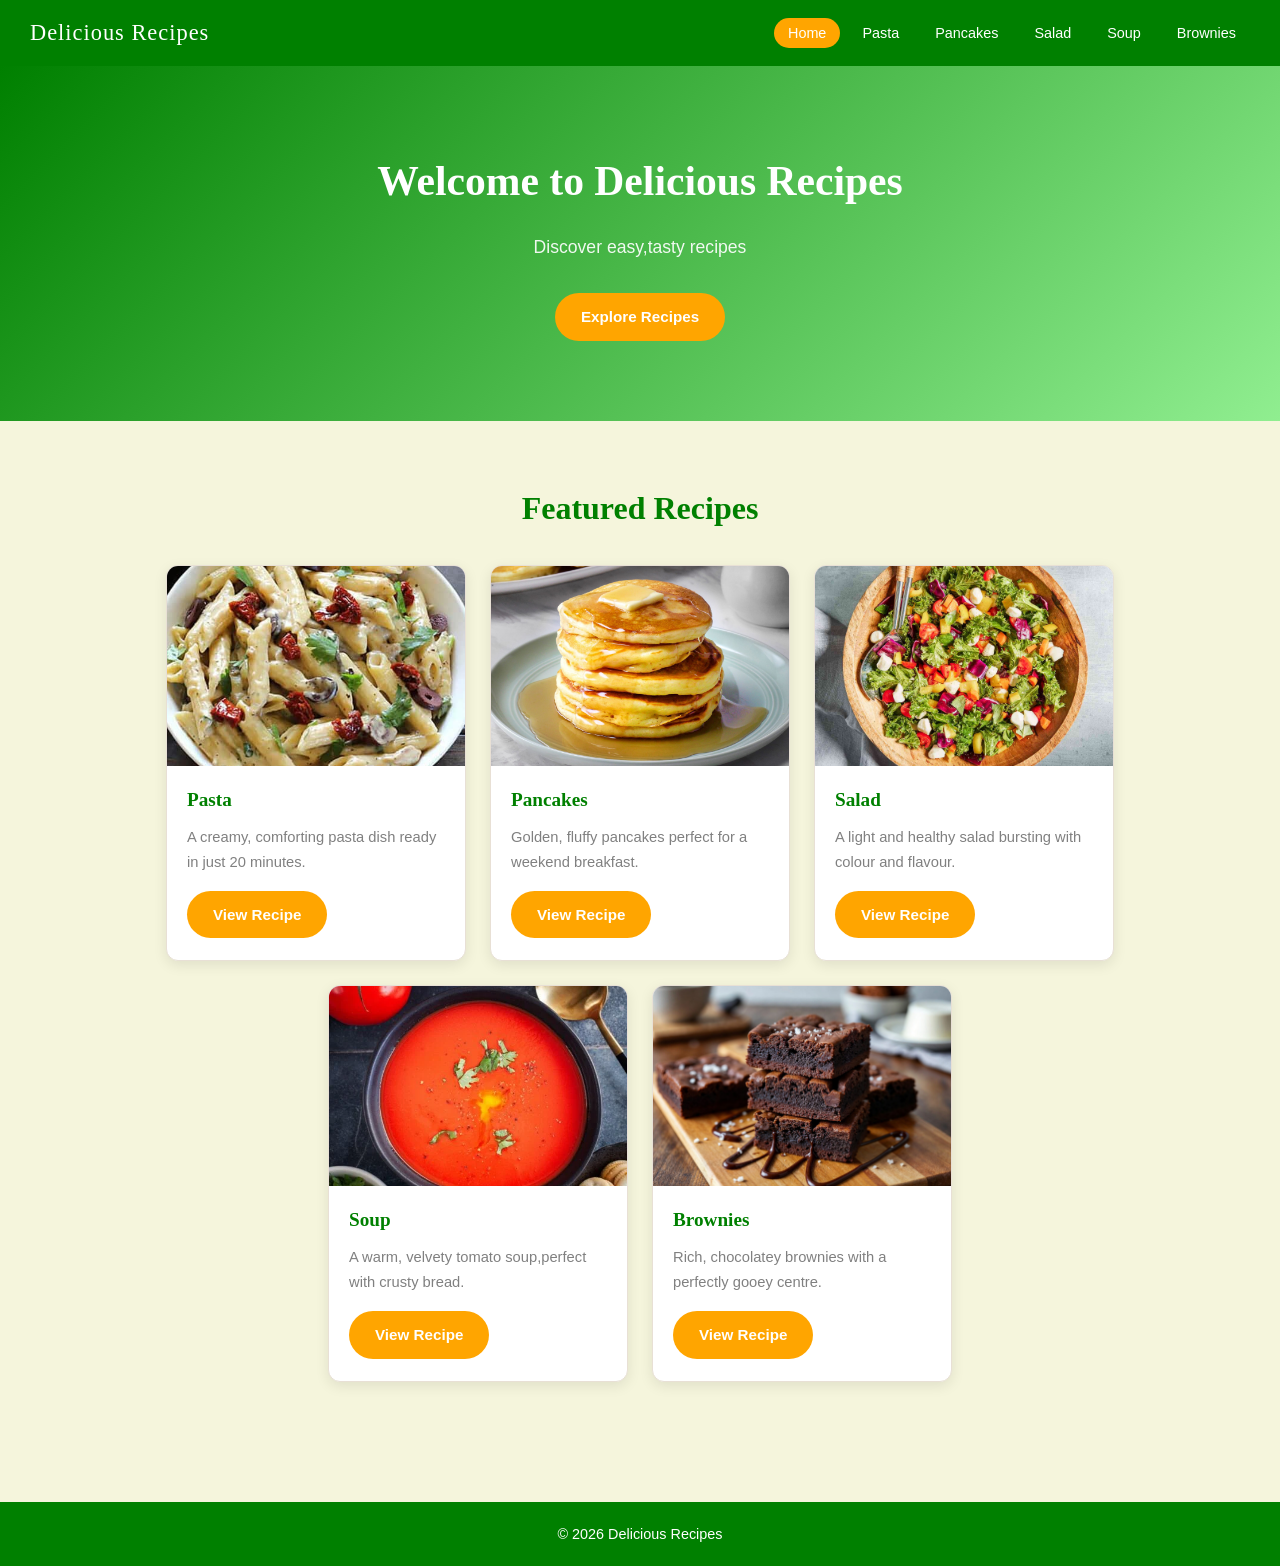
<file: index.html>
<html>
<head>
  <title>Delicious Recipes</title>
  <link rel="stylesheet" href="style.css" />
</head>
<body>

  <nav class="navbar">
    <div class="logo"> Delicious Recipes</div>
    <ul class="nav-links">
      <li><a href="index.html" class="active">Home</a></li>
      <li><a href="recipe1.html">Pasta</a></li>
      <li><a href="recipe2.html">Pancakes</a></li>
      <li><a href="recipe3.html">Salad</a></li>
      <li><a href="recipe4.html">Soup</a></li>
      <li><a href="recipe5.html">Brownies</a></li>
    </ul>
  </nav>

  <section class="hero">
    <div class="hero-text">
      <h1>Welcome to Delicious Recipes</h1>
      <p>Discover easy,tasty recipes</p>
      <a href="recipe1.html" class="btn">Explore Recipes</a>
    </div>
  </section>

  <section class="featured">
    <h2>Featured Recipes</h2>
    <div class="recipe-grid">

      <div class="recipe-card">
        <img src="t.jpg"alt="Pasta" />
        <div class="card-body">
          <h3>Pasta</h3>
          <p>A creamy, comforting pasta dish ready in just 20 minutes.</p>
          <a href="recipe1.html" class="btn">View Recipe</a>
        </div>
      </div>

      <div class="recipe-card">
        <img src="u.jpg" alt="Pancakes" />
        <div class="card-body">
          <h3>Pancakes</h3>
          <p>Golden, fluffy pancakes perfect for a weekend breakfast.</p>
          <a href="recipe2.html" class="btn">View Recipe</a>
        </div>
      </div>

      <div class="recipe-card">
        <img src="v.jpg" alt="Salad" />
        <div class="card-body">
          <h3>Salad</h3>
          <p>A light and healthy salad bursting with colour and flavour.</p>
          <a href="recipe3.html" class="btn">View Recipe</a>
        </div>
      </div>

      <div class="recipe-card">
        <img src="w.jpg"alt="Soup" >
        <div class="card-body">
          <h3>Soup</h3>
          <p>A warm, velvety tomato soup,perfect with crusty bread.</p>
          <a href="recipe4.html" class="btn">View Recipe</a>
        </div>
      </div>

      <div class="recipe-card">
        <img src="z.jpg" alt="Brownies" />
        <div class="card-body">
          <h3>Brownies</h3>
          <p>Rich, chocolatey brownies with a perfectly gooey centre.</p>
          <a href="recipe5.html" class="btn">View Recipe</a>
        </div>
      </div>

    </div>
  </section>

  <footer>
    <p>© 2026 Delicious Recipes</p>
  </footer>

</body>
</html>
</file>
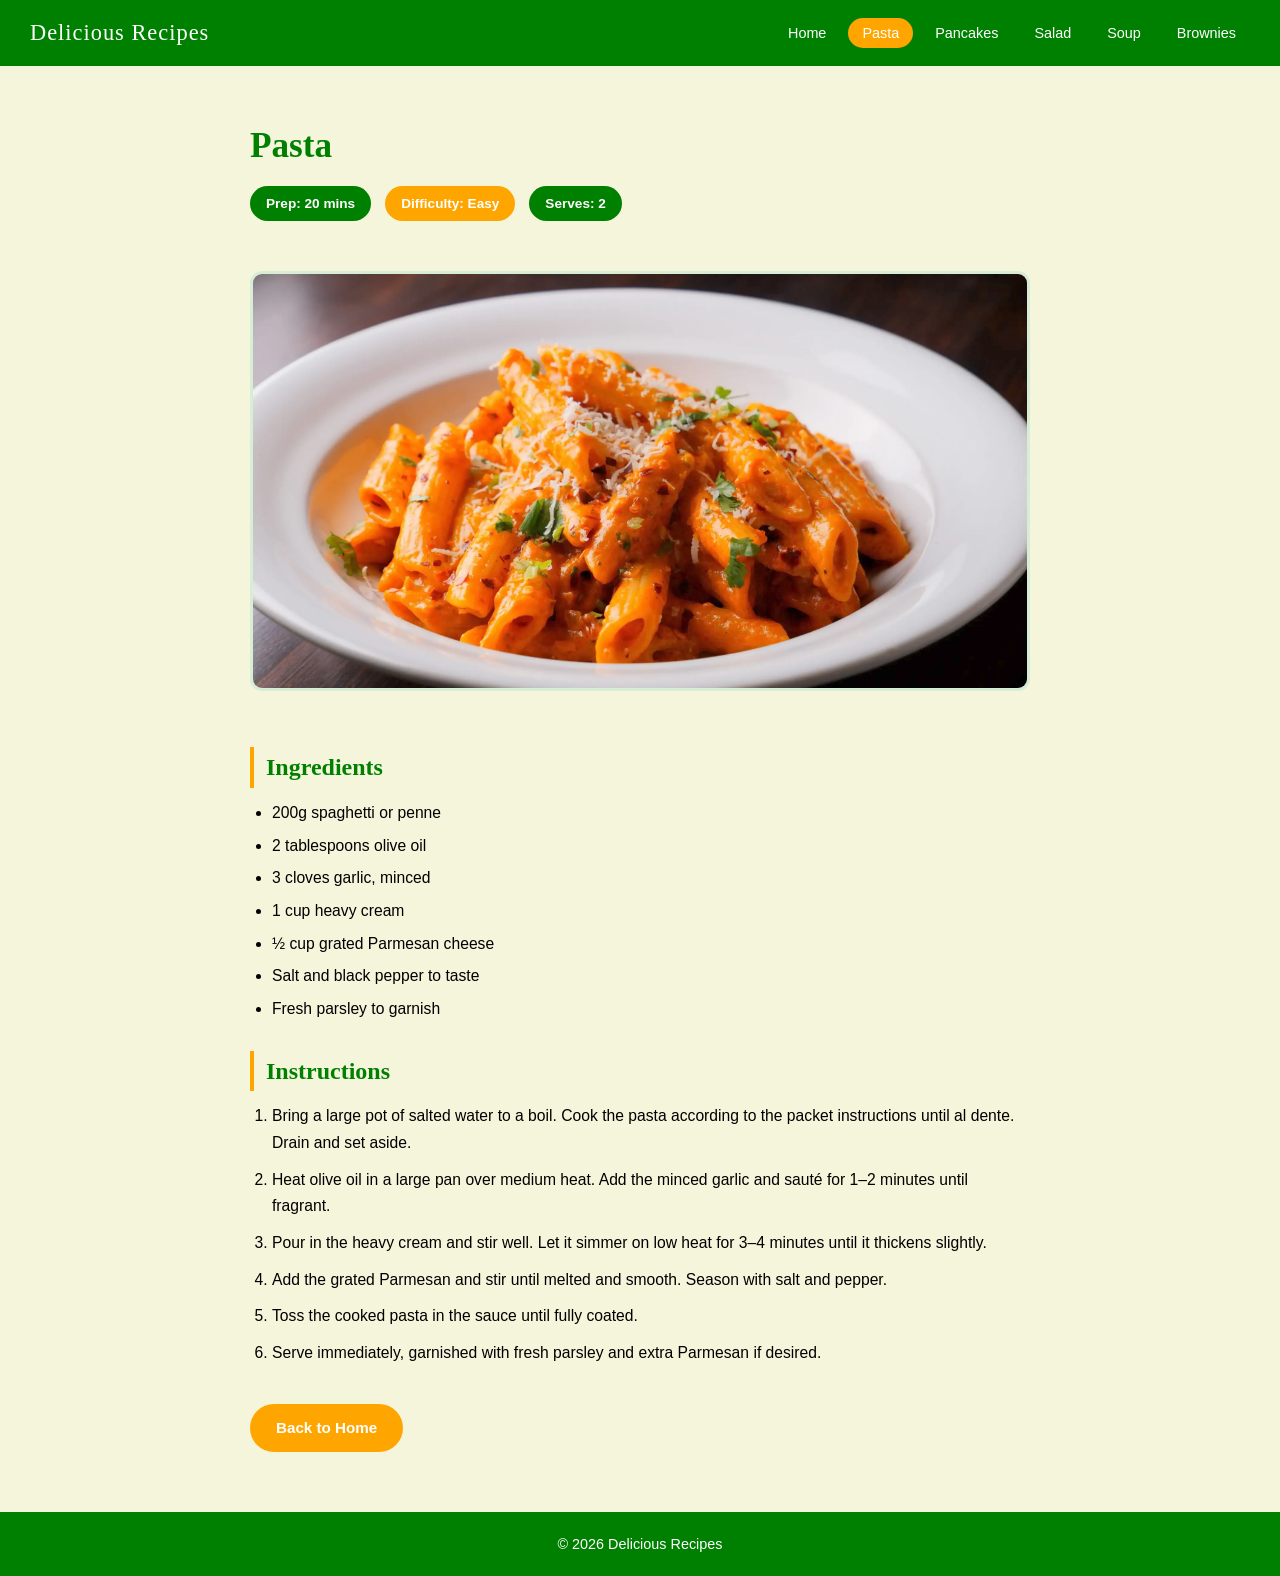
<file: recipe1.html>
<!DOCTYPE html>
<html lang="en">
<head>
  <title>Classic Pasta</title>
  <link rel="stylesheet" href="style.css" />
</head>
<body>

  <nav class="navbar">
    <div class="logo"> Delicious Recipes</div>
    <ul class="nav-links">
      <li><a href="index1.html">Home</a></li>
      <li><a href="recipe1.html" class="active">Pasta</a></li>
      <li><a href="recipe2.html">Pancakes</a></li>
      <li><a href="recipe3.html">Salad</a></li>
      <li><a href="recipe4.html">Soup</a></li>
      <li><a href="recipe5.html">Brownies</a></li>
    </ul>
  </nav>

  <div class="recipe-page">
    <h1>Pasta</h1>

    <div class="recipe-meta">
      <span class="badge"> Prep: 20 mins</span>
      <span class="badge orange"> Difficulty: Easy</span>
      <span class="badge">Serves: 2</span>
    </div>

    <img src="t1.jpg" alt="Pasta" />

    <h2>Ingredients</h2>
    <ul>
      <li>200g spaghetti or penne</li>
      <li>2 tablespoons olive oil</li>
      <li>3 cloves garlic, minced</li>
      <li>1 cup heavy cream</li>
      <li>½ cup grated Parmesan cheese</li>
      <li>Salt and black pepper to taste</li>
      <li>Fresh parsley to garnish</li>
    </ul>

    <h2>Instructions</h2>
    <ol>
      <li>Bring a large pot of salted water to a boil. Cook the pasta according to the packet instructions until al dente. Drain and set aside.</li>
      <li>Heat olive oil in a large pan over medium heat. Add the minced garlic and sauté for 1–2 minutes until fragrant.</li>
      <li>Pour in the heavy cream and stir well. Let it simmer on low heat for 3–4 minutes until it thickens slightly.</li>
      <li>Add the grated Parmesan and stir until melted and smooth. Season with salt and pepper.</li>
      <li>Toss the cooked pasta in the sauce until fully coated.</li>
      <li>Serve immediately, garnished with fresh parsley and extra Parmesan if desired.</li>
    </ol>

    <br />
    <a href="index1.html" class="btn">Back to Home</a>
  </div>

  <footer>
    <p>© 2026 Delicious Recipes</p>
  </footer>
</body>
</html>
</file>
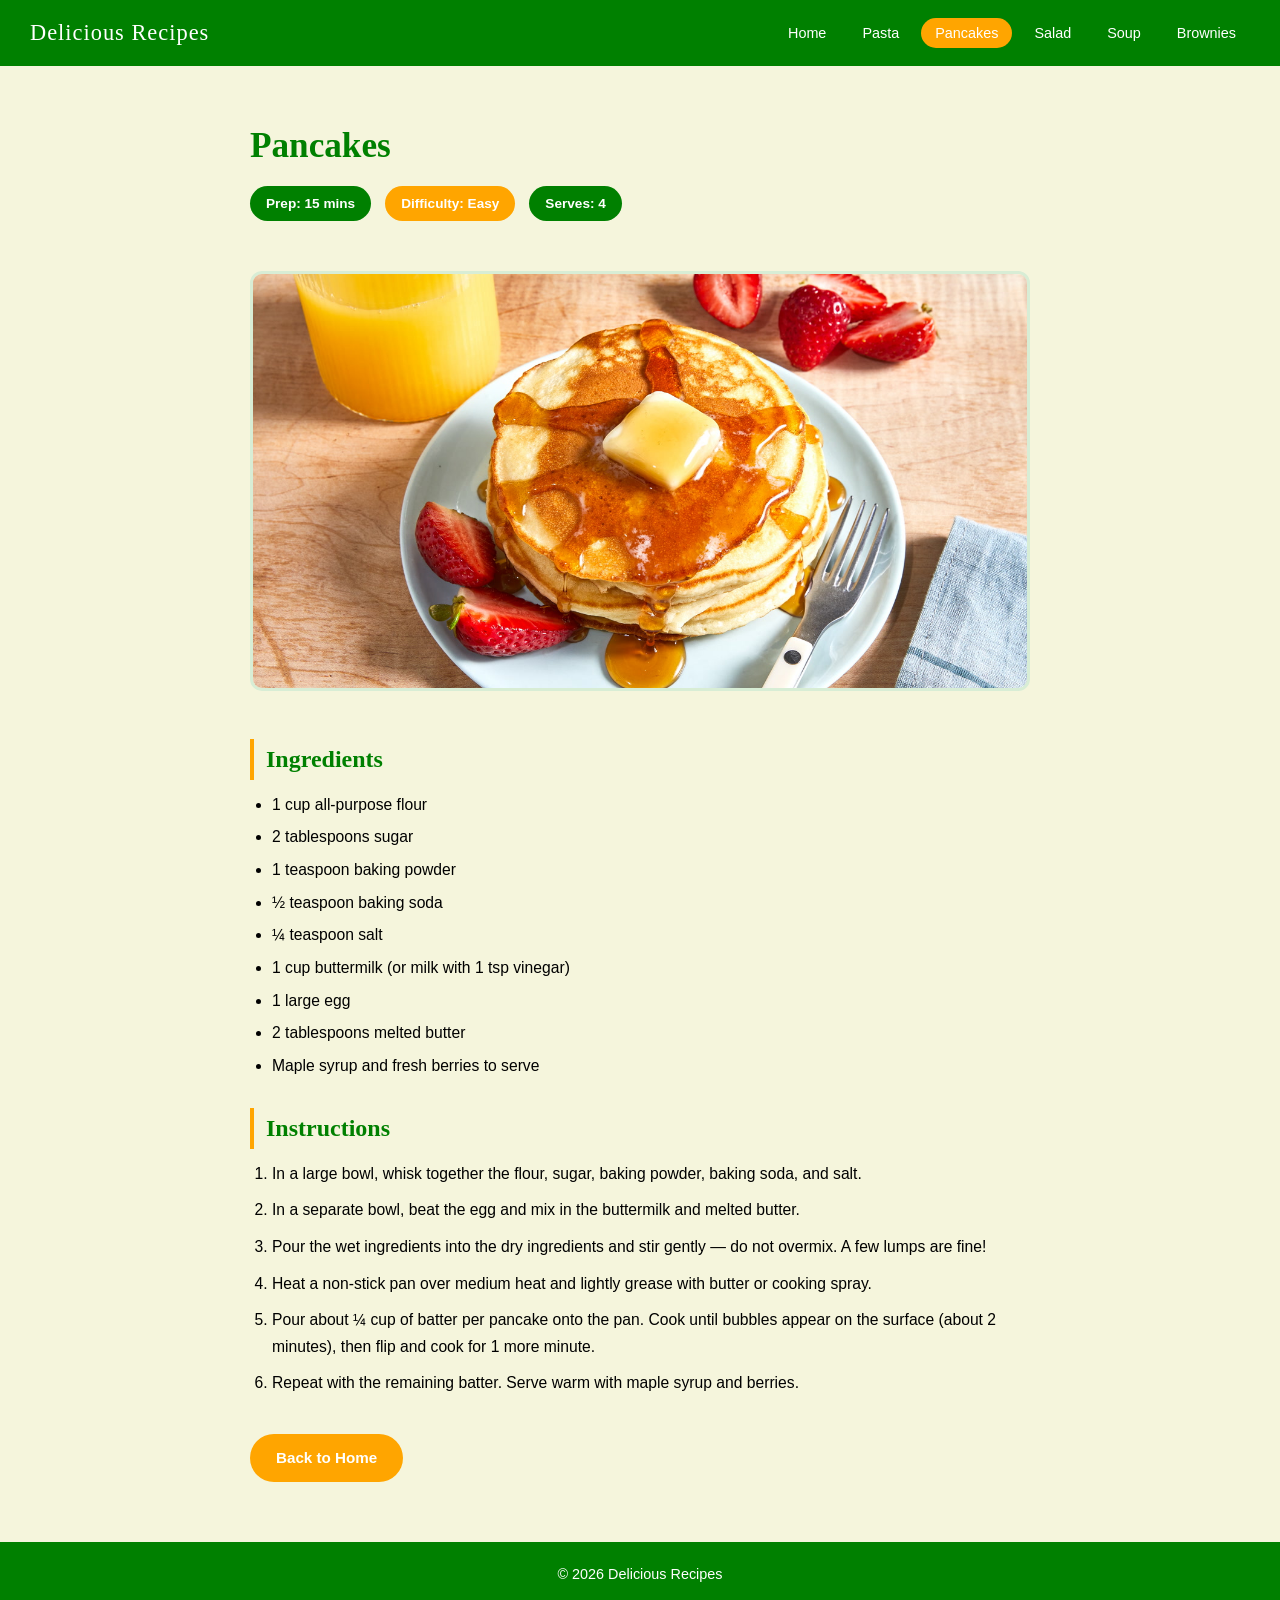
<file: recipe2.html>
<html>
<head>
  <title>Pancakes</title>
  <link rel="stylesheet" href="style.css" />
</head>
<body>

  <nav class="navbar">
    <div class="logo">Delicious Recipes</div>
    <ul class="nav-links">
      <li><a href="index1.html">Home</a></li>
      <li><a href="recipe1.html">Pasta</a></li>
      <li><a href="recipe2.html" class="active">Pancakes</a></li>
      <li><a href="recipe3.html">Salad</a></li>
      <li><a href="recipe4.html">Soup</a></li>
      <li><a href="recipe5.html">Brownies</a></li>
    </ul>
  </nav>

  <div class="recipe-page">
    <h1>Pancakes</h1>

    <div class="recipe-meta">
      <span class="badge">Prep: 15 mins</span>
      <span class="badge orange">Difficulty: Easy</span>
      <span class="badge">Serves: 4</span>
    </div>

    <img src="u1.jpg" alt="Pancakes" />

    <h2>Ingredients</h2>
    <ul>
      <li>1 cup all-purpose flour</li>
      <li>2 tablespoons sugar</li>
      <li>1 teaspoon baking powder</li>
      <li>½ teaspoon baking soda</li>
      <li>¼ teaspoon salt</li>
      <li>1 cup buttermilk (or milk with 1 tsp vinegar)</li>
      <li>1 large egg</li>
      <li>2 tablespoons melted butter</li>
      <li>Maple syrup and fresh berries to serve</li>
    </ul>

    <h2>Instructions</h2>
    <ol>
      <li>In a large bowl, whisk together the flour, sugar, baking powder, baking soda, and salt.</li>
      <li>In a separate bowl, beat the egg and mix in the buttermilk and melted butter.</li>
      <li>Pour the wet ingredients into the dry ingredients and stir gently — do not overmix. A few lumps are fine!</li>
      <li>Heat a non-stick pan over medium heat and lightly grease with butter or cooking spray.</li>
      <li>Pour about ¼ cup of batter per pancake onto the pan. Cook until bubbles appear on the surface (about 2 minutes), then flip and cook for 1 more minute.</li>
      <li>Repeat with the remaining batter. Serve warm with maple syrup and berries.</li>
    </ol>

    <br />
    <a href="index1.html" class="btn">Back to Home</a>
  </div>

  <footer>
    <p>© 2026 Delicious Recipes</p>
  </footer>

</body>
</html>
</file>
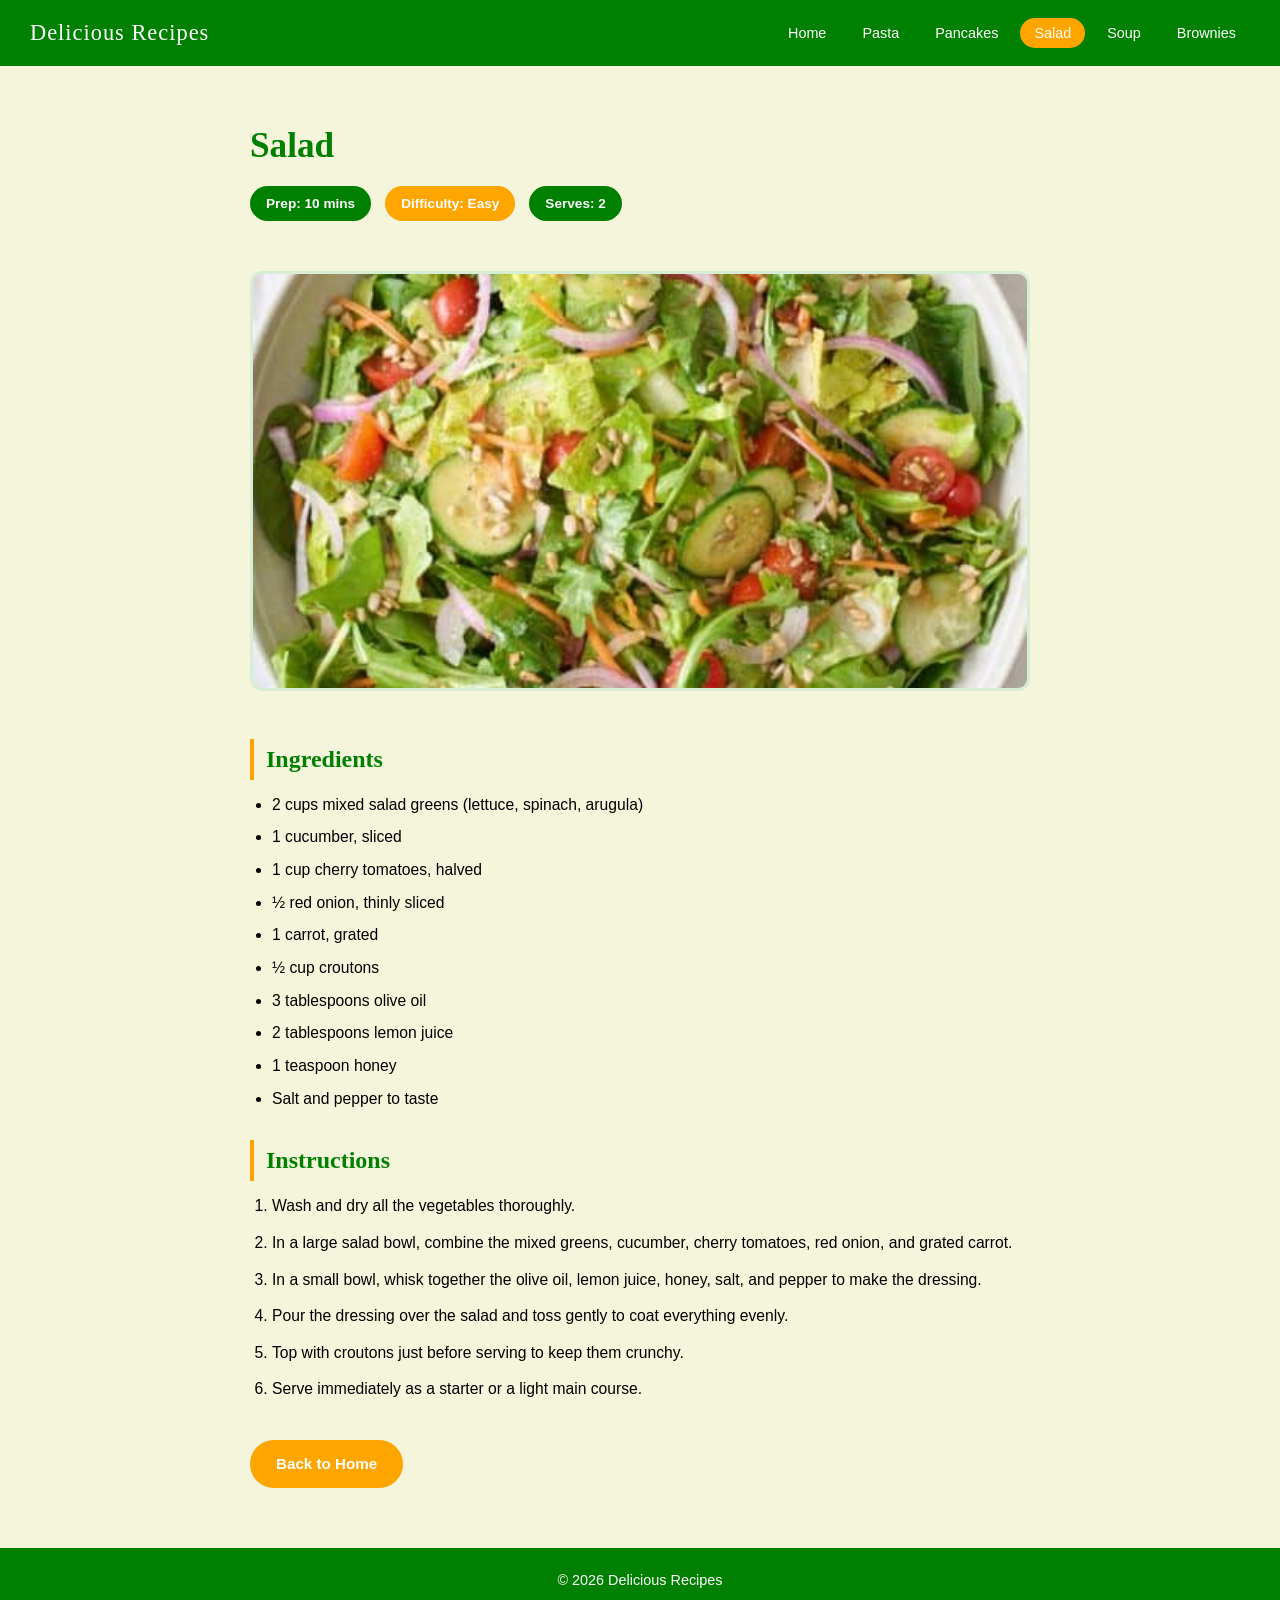
<file: recipe3.html>
<html>
<head>
  <title>Salad</title>
  <link rel="stylesheet" href="style.css" />
</head>
<body>

  <nav class="navbar">
    <div class="logo">Delicious Recipes</div>
    <ul class="nav-links">
      <li><a href="index1.html">Home</a></li>
      <li><a href="recipe1.html">Pasta</a></li>
      <li><a href="recipe2.html">Pancakes</a></li>
      <li><a href="recipe3.html" class="active">Salad</a></li>
      <li><a href="recipe4.html">Soup</a></li>
      <li><a href="recipe5.html">Brownies</a></li>
    </ul>
  </nav>

  <div class="recipe-page">
    <h1>Salad</h1>

    <div class="recipe-meta">
      <span class="badge">Prep: 10 mins</span>
      <span class="badge orange">Difficulty: Easy</span>
      <span class="badge">Serves: 2</span>
    </div>

    <img src="v1.jpg" alt="Salad" />

    <h2>Ingredients</h2>
    <ul>
      <li>2 cups mixed salad greens (lettuce, spinach, arugula)</li>
      <li>1 cucumber, sliced</li>
      <li>1 cup cherry tomatoes, halved</li>
      <li>½ red onion, thinly sliced</li>
      <li>1 carrot, grated</li>
      <li>½ cup croutons</li>
      <li>3 tablespoons olive oil</li>
      <li>2 tablespoons lemon juice</li>
      <li>1 teaspoon honey</li>
      <li>Salt and pepper to taste</li>
    </ul>

    <h2>Instructions</h2>
    <ol>
      <li>Wash and dry all the vegetables thoroughly.</li>
      <li>In a large salad bowl, combine the mixed greens, cucumber, cherry tomatoes, red onion, and grated carrot.</li>
      <li>In a small bowl, whisk together the olive oil, lemon juice, honey, salt, and pepper to make the dressing.</li>
      <li>Pour the dressing over the salad and toss gently to coat everything evenly.</li>
      <li>Top with croutons just before serving to keep them crunchy.</li>
      <li>Serve immediately as a starter or a light main course.</li>
    </ol>

    <br>
    <a href="index1.html" class="btn">Back to Home</a>
  </div>

  <footer>
    <p>© 2026 Delicious Recipes</p>
  </footer>
</body>
</html>
</file>
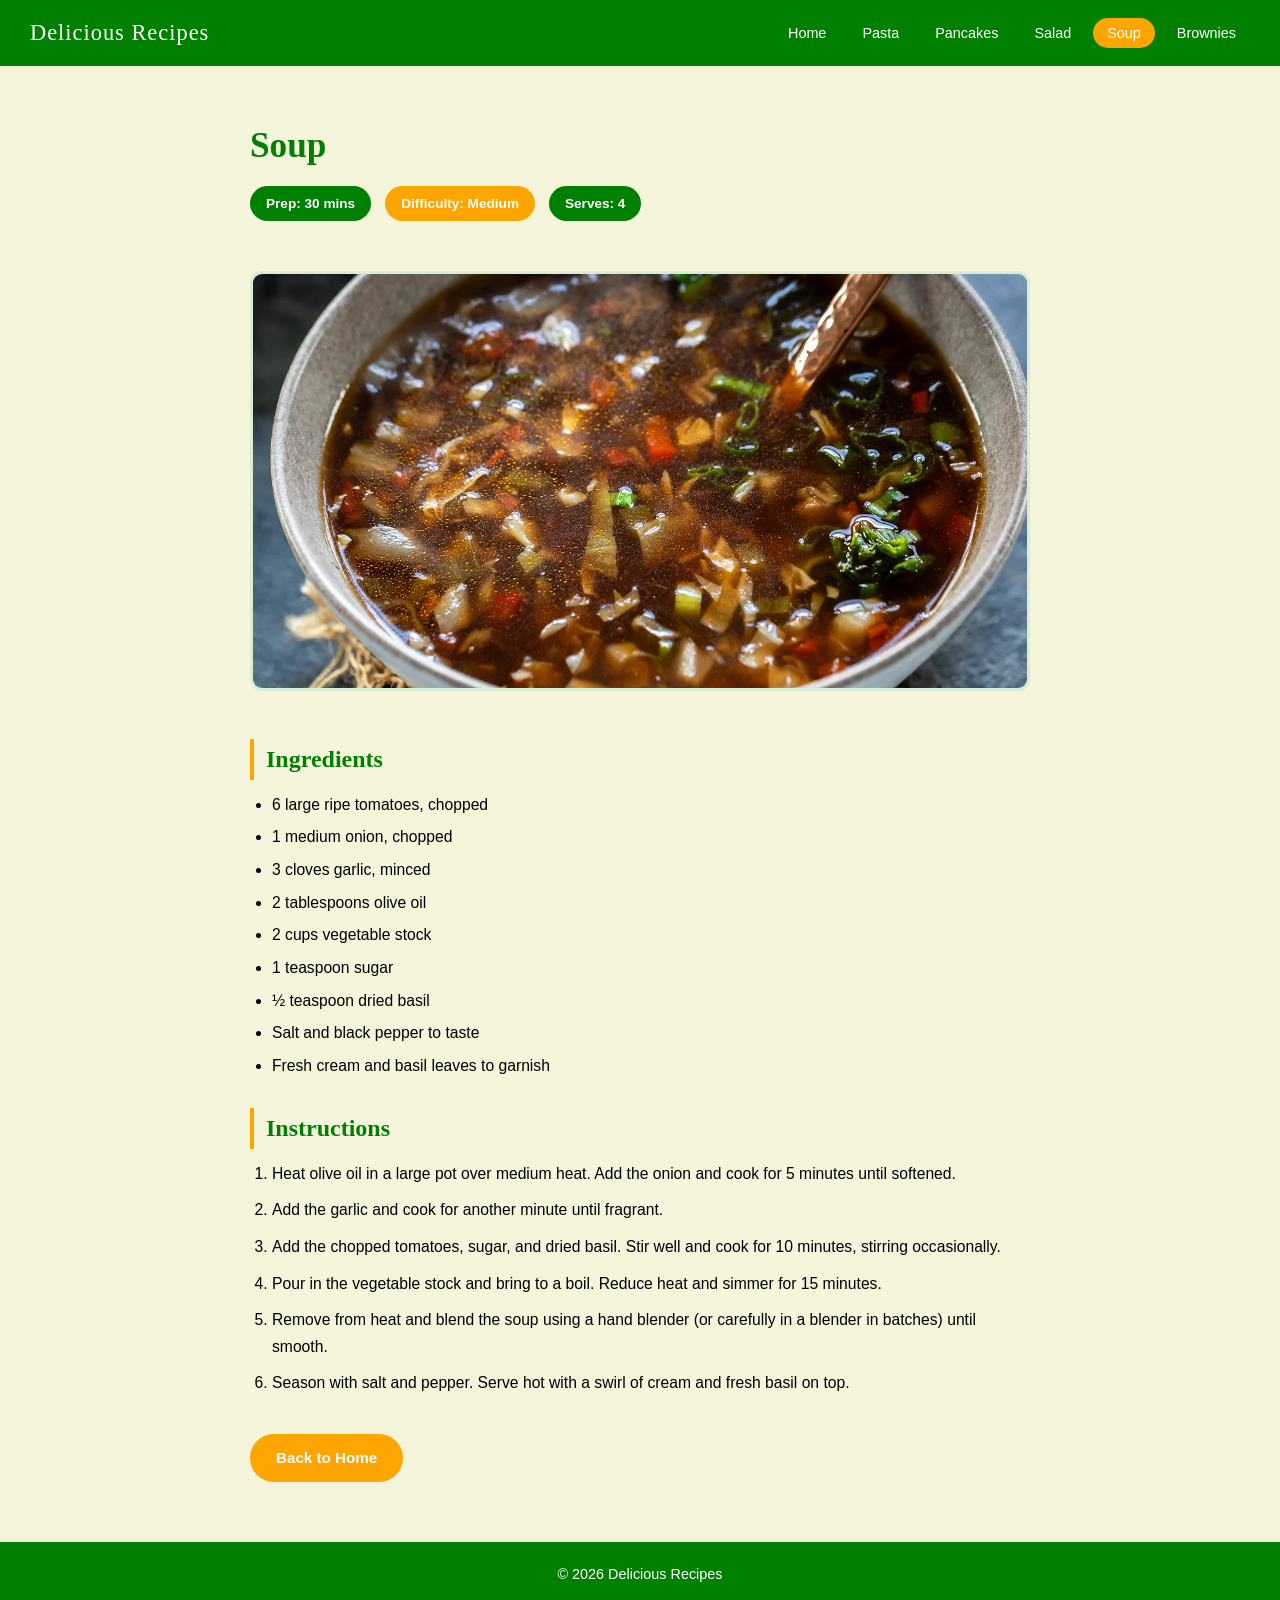
<file: recipe4.html>
<html>
<head>
  <title>Tomato Soup</title>
  <link rel="stylesheet" href="style.css" />
</head>
<body>

  <nav class="navbar">
    <div class="logo"> Delicious Recipes</div>
    <ul class="nav-links">
      <li><a href="index1.html">Home</a></li>
      <li><a href="recipe1.html">Pasta</a></li>
      <li><a href="recipe2.html">Pancakes</a></li>
      <li><a href="recipe3.html">Salad</a></li>
      <li><a href="recipe4.html" class="active">Soup</a></li>
      <li><a href="recipe5.html">Brownies</a></li>
    </ul>
  </nav>

  <div class="recipe-page">
    <h1>Soup</h1>

    <div class="recipe-meta">
      <span class="badge">Prep: 30 mins</span>
      <span class="badge orange">Difficulty: Medium</span>
      <span class="badge">Serves: 4</span>
    </div>

    <img src="w1.jpg" alt="Tomato Soup" />

    <h2>Ingredients</h2>
    <ul>
      <li>6 large ripe tomatoes, chopped</li>
      <li>1 medium onion, chopped</li>
      <li>3 cloves garlic, minced</li>
      <li>2 tablespoons olive oil</li>
      <li>2 cups vegetable stock</li>
      <li>1 teaspoon sugar</li>
      <li>½ teaspoon dried basil</li>
      <li>Salt and black pepper to taste</li>
      <li>Fresh cream and basil leaves to garnish</li>
    </ul>

    <h2>Instructions</h2>
    <ol>
      <li>Heat olive oil in a large pot over medium heat. Add the onion and cook for 5 minutes until softened.</li>
      <li>Add the garlic and cook for another minute until fragrant.</li>
      <li>Add the chopped tomatoes, sugar, and dried basil. Stir well and cook for 10 minutes, stirring occasionally.</li>
      <li>Pour in the vegetable stock and bring to a boil. Reduce heat and simmer for 15 minutes.</li>
      <li>Remove from heat and blend the soup using a hand blender (or carefully in a blender in batches) until smooth.</li>
      <li>Season with salt and pepper. Serve hot with a swirl of cream and fresh basil on top.</li>
    </ol>

    <br />
    <a href="index1.html" class="btn">Back to Home</a>
  </div>

  <footer>
    <p>© 2026 Delicious Recipes</p>
  </footer>
</body>
</html>
</file>
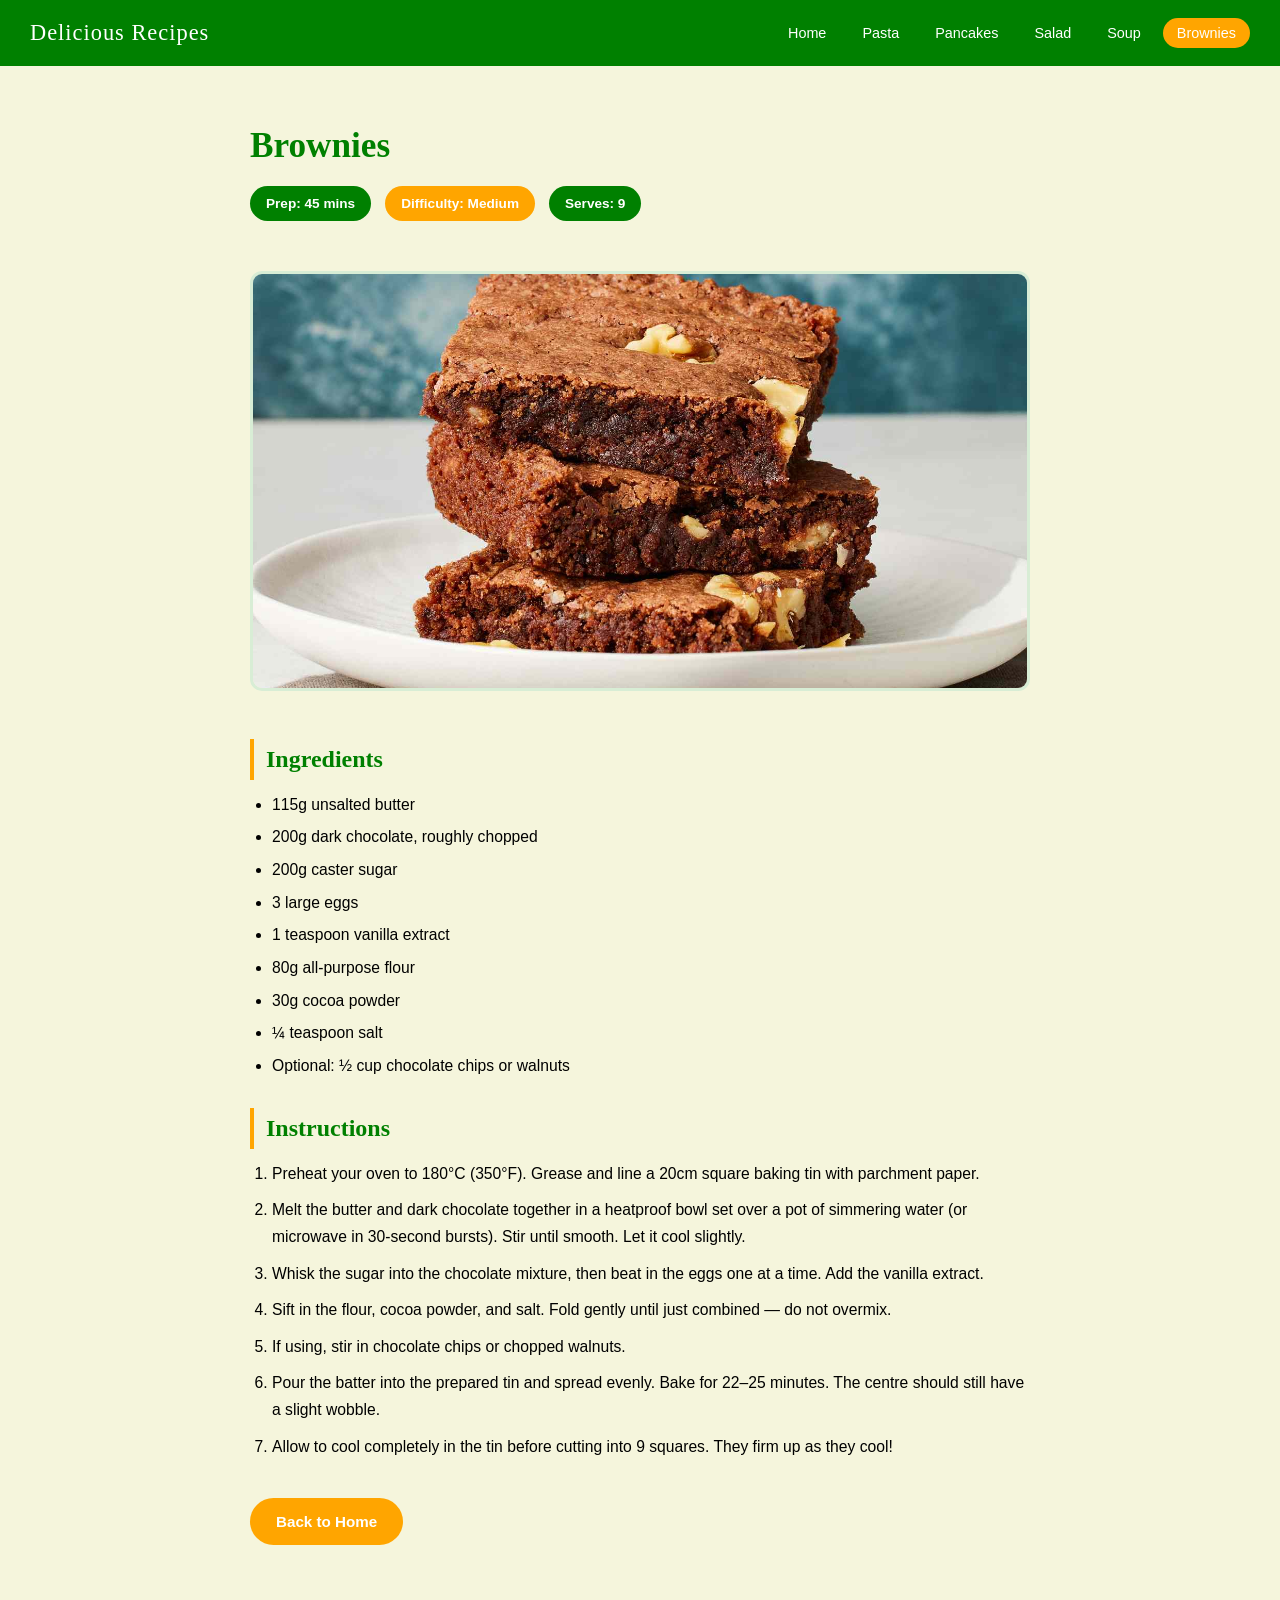
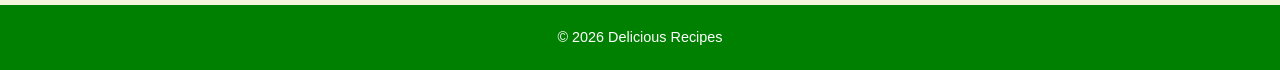
<file: recipe5.html>
<html>
<head>
  <title>Brownies</title>
  <link rel="stylesheet" href="style.css" />
</head>
<body>

  <nav class="navbar">
    <div class="logo">Delicious Recipes</div>
    <ul class="nav-links">
      <li><a href="index1.html">Home</a></li>
      <li><a href="recipe1.html">Pasta</a></li>
      <li><a href="recipe2.html">Pancakes</a></li>
      <li><a href="recipe3.html">Salad</a></li>
      <li><a href="recipe4.html">Soup</a></li>
      <li><a href="recipe5.html" class="active">Brownies</a></li>
    </ul>
  </nav>

  <div class="recipe-page">
    <h1>Brownies</h1>

    <div class="recipe-meta">
      <span class="badge">Prep: 45 mins</span>
      <span class="badge orange">Difficulty: Medium</span>
      <span class="badge">Serves: 9</span>
    </div>

    <img src="z1.jpg" alt="Brownies" />

    <h2>Ingredients</h2>
    <ul>
      <li>115g unsalted butter</li>
      <li>200g dark chocolate, roughly chopped</li>
      <li>200g caster sugar</li>
      <li>3 large eggs</li>
      <li>1 teaspoon vanilla extract</li>
      <li>80g all-purpose flour</li>
      <li>30g cocoa powder</li>
      <li>¼ teaspoon salt</li>
      <li>Optional: ½ cup chocolate chips or walnuts</li>
    </ul>

    <h2>Instructions</h2>
    <ol>
      <li>Preheat your oven to 180°C (350°F). Grease and line a 20cm square baking tin with parchment paper.</li>
      <li>Melt the butter and dark chocolate together in a heatproof bowl set over a pot of simmering water (or microwave in 30-second bursts). Stir until smooth. Let it cool    slightly.</li>  
      <li>Whisk the sugar into the chocolate mixture, then beat in the eggs one at a time. Add the vanilla extract.</li>
      <li>Sift in the flour, cocoa powder, and salt. Fold gently until just combined — do not overmix.</li>
      <li>If using, stir in chocolate chips or chopped walnuts.</li>
      <li>Pour the batter into the prepared tin and spread evenly. Bake for 22–25 minutes. The centre should still have a slight wobble.</li>
      <li>Allow to cool completely in the tin before cutting into 9 squares. They firm up as they cool!</li>
    </ol>

    <br />
    <a href="index1.html" class="btn">Back to Home</a>
  </div>

  <footer>
    <p>© 2026 Delicious Recipes</p>
  </footer>

  
</body>
</html>
</file>
<file: style.css>
:root {
  --green: green;
  --green-light: lightgreen;
  --cream: beige;
  --orange: orange;
  --dark: black;
  --grey: grey;
  --white: white;
}

* {
  margin: 0;
  padding: 0;
  box-sizing: border-box;
}

body {
  font-family: 'Lato', sans-serif;
  background-color: var(--cream);
  color: var(--dark);
  line-height: 1.7;
}
.navbar {
  background-color: var(--green);
  display: flex;
  align-items: center;
  justify-content: space-between;
  padding: 14px 30px;
  position: sticky;
  top: 0;
  z-index: 100;
}

.logo {
  font-family: 'Playfair Display', serif;
  color: var(--white);
  font-size: 1.4rem;
  letter-spacing: 1px;
}

.nav-links {
  list-style: none;
  display: flex;
  gap: 8px;
}

.nav-links a {
  color: var(--white);
  text-decoration: none;
  padding: 7px 14px;
  border-radius: 20px;
  font-size: 0.9rem;
  transition: background 0.25s;
}

.nav-links a:hover,
.nav-links a.active {
  background-color: var(--orange);
}




.hero {
  background: linear-gradient(135deg, var(--green) 0%, var(--green-light) 100%);
  color: var(--white);
  text-align: center;
  padding: 80px 20px;
}

.hero h1 {
  font-family: 'Playfair Display', serif;
  font-size: 2.6rem;
  margin-bottom: 16px;
}

.hero p {
  font-size: 1.1rem;
  max-width: 580px;
  margin: 0 auto 30px;
  opacity: 0.92;
}


.btn {
  display: inline-block;
  background-color: var(--orange);
  color: var(--white);
  text-decoration: none;
  padding: 11px 26px;
  border-radius: 25px;
  font-weight: 700;
  font-size: 0.95rem;
  border: none;
  cursor: pointer;
  transition: background 0.25s, transform 0.2s;
}

.btn:hover {
  background-color: #c1440e;
  transform: translateY(-2px);
}


.featured {
  padding: 60px 30px;
  max-width: 1100px;
  margin: 0 auto;
}

.featured h2 {
  font-family: 'Playfair Display', serif;
  font-size: 2rem;
  color: var(--green);
  margin-bottom: 30px;
  text-align: center;
}

.recipe-grid {
  display: flex;
  flex-wrap: wrap;
  gap: 24px;
  justify-content: center;
}
.recipe-card {
  background: var(--white);
  border-radius: 12px;
  overflow: hidden;
  width: 300px;
  box-shadow: 0 4px 14px rgba(0,0,0,0.09);
  border: 1px solid #e8e0d5;
  transition: transform 0.25s, box-shadow 0.25s;
}

.recipe-card:hover {
  transform: translateY(-6px);
  box-shadow: 0 10px 28px rgba(0,0,0,0.14);
}

.recipe-card img {
  width: 100%;
  height: 200px;
  object-fit: cover;
}

.card-body {
  padding: 18px 20px 22px;
}

.card-body h3 {
  font-family: 'Playfair Display', serif;
  font-size: 1.2rem;
  margin-bottom: 8px;
  color: var(--green);
}

.card-body p {
  font-size: 0.92rem;
  color: var(--grey);
  margin-bottom: 16px;
}

.recipe-page {
  max-width: 820px;
  margin: 50px auto;
  padding: 0 20px;
}

.recipe-page h1 {
  font-family: 'Playfair Display', serif;
  font-size: 2.2rem;
  color: var(--green);
  margin-bottom: 10px;
}

.recipe-page img {
  width: 100%;
  max-height: 420px;
  object-fit: cover;
  border-radius: 12px;
  margin: 20px 0;
  border: 3px solid #d8edd5;
}

.recipe-meta {
  display: flex;
  gap: 14px;
  flex-wrap: wrap;
  margin-bottom: 30px;
}

.badge {
  background-color: var(--green);
  color: var(--white);
  padding: 6px 16px;
  border-radius: 20px;
  font-size: 0.85rem;
  font-weight: 700;
}

.badge.orange {
  background-color: var(--orange);
}

.recipe-page h2 {
  font-family: 'Playfair Display', serif;
  font-size: 1.5rem;
  color: var(--green);
  margin: 28px 0 12px;
  border-left: 4px solid var(--orange);
  padding-left: 12px;
}

.recipe-page ul {
  list-style: disc;
  padding-left: 22px;
  margin-bottom: 10px;
}

.recipe-page ul li {
  margin-bottom: 6px;
  font-size: 0.98rem;
}

.recipe-page ol {
  padding-left: 22px;
}

.recipe-page ol li {
  margin-bottom: 10px;
  font-size: 0.98rem;
}
footer {
  background-color: var(--green);
  color: var(--white);
  text-align: center;
  padding: 20px;
  font-size: 0.9rem;
  margin-top: 60px;
}

@media (max-width: 768px) {
  .nav-links {
    display: none;
    flex-direction: column;
    background-color: var(--green);
    position: absolute;
    top: 56px;
    left: 0;
    width: 100%;
    padding: 12px 20px 20px;
    gap: 4px;
  }

  .nav-links.open {
    display: flex;
  }

  .hamburger {
    display: block;
  }

  .hero h1 {
    font-size: 1.8rem;
  }

  .recipe-card {
    width: 100%;
    max-width: 380px;
  }

  .recipe-page h1 {
    font-size: 1.7rem;
  }

  .featured {
    padding: 40px 16px;
  }
}
</file>
